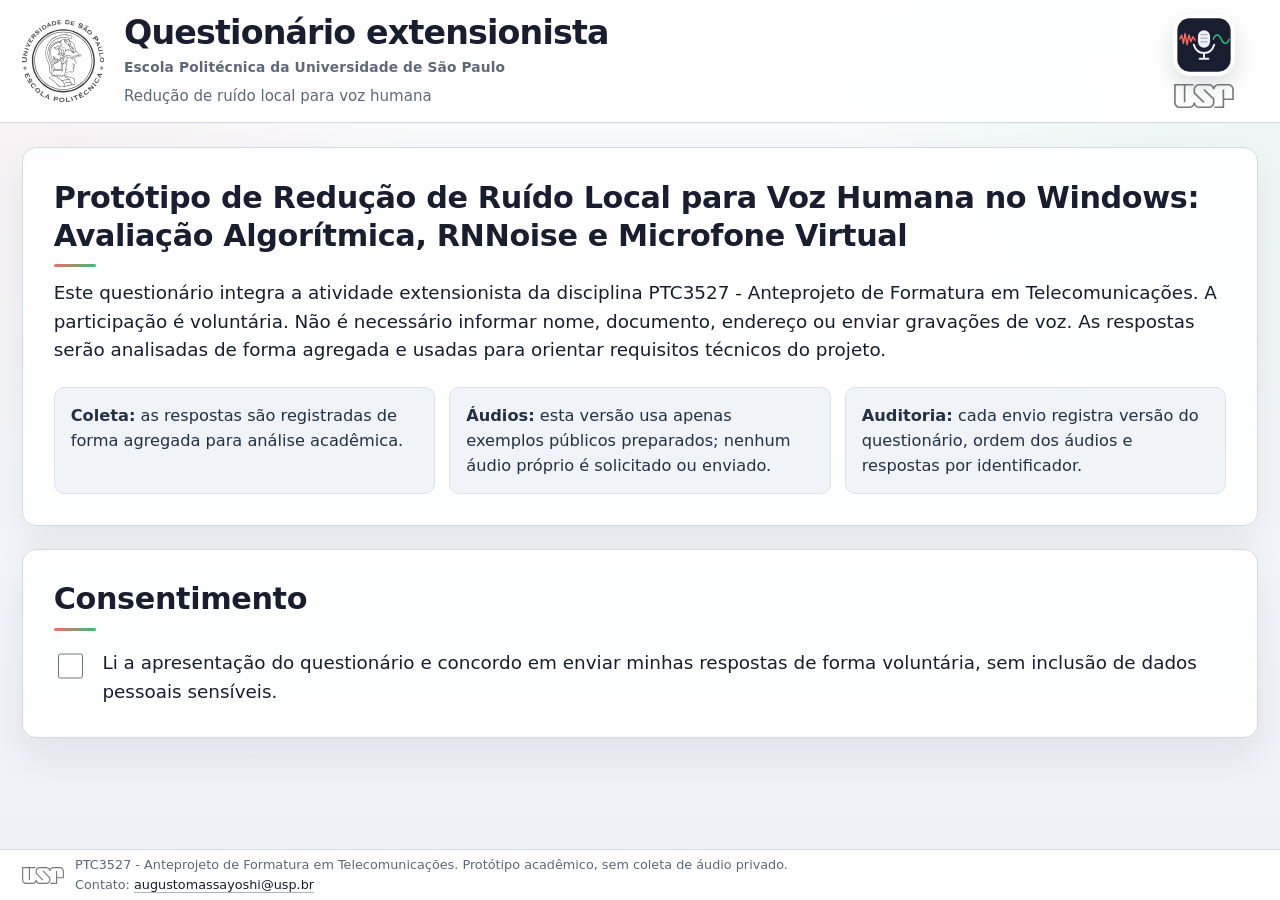
<file: docs/questionario/index.html>
<!doctype html>
<html lang="pt-BR">
  <head>
    <meta charset="utf-8" />
    <meta name="viewport" content="width=device-width, initial-scale=1" />
    <meta
      name="description"
      content="Questionário extensionista sobre redução de ruído local para voz humana."
    />
    <title>Questionário extensionista - Redução de ruído de voz</title>
    <link rel="icon" href="assets/img/ptc_virtual_mic.svg" />
    <link rel="stylesheet" href="styles.css" />
  </head>
  <body>
    <a class="skip-link" href="#questionnaire-form">Pular para o questionário</a>
    <header class="site-header">
      <div class="header-inner">
        <div class="institution-lockup" aria-label="Identificação institucional">
          <img class="institution-seal institution-seal--poli" src="assets/img/logopoli.svg" alt="Logo da Escola Politécnica da USP" />
          <div class="institution-text-group">
            <h1 id="page-title">Questionário extensionista</h1>
            <p class="eyebrow" id="institution"></p>
            <p class="subtitle" id="page-subtitle"></p>
          </div>
        </div>
        <div class="project-brand" aria-label="Identidade do projeto e da USP">
          <img
            class="project-logo"
            src="assets/img/ptc_virtual_mic.svg"
            alt="Ícone do projeto de microfone virtual"
          />
          <img class="project-usp-logo" src="assets/img/logousp.svg" alt="Logo da USP" />
        </div>
      </div>
    </header>

    <main class="page-shell">
      <section class="intro-panel" aria-labelledby="project-title">
        <h2 id="project-title"></h2>
        <p id="opening-text"></p>
        <div class="notice-grid" aria-label="Informações de privacidade e aplicação">
          <p>
            <strong>Coleta:</strong> as respostas são registradas de forma agregada para análise
            acadêmica.
          </p>
          <p>
            <strong>Áudios:</strong> esta versão usa apenas exemplos públicos preparados; nenhum
            áudio próprio é solicitado ou enviado.
          </p>
          <p>
            <strong>Auditoria:</strong> cada envio registra versão do questionário, ordem dos
            áudios e respostas por identificador.
          </p>
        </div>
      </section>

      <form id="questionnaire-form" novalidate>
        <section class="consent-panel" aria-labelledby="consent-title">
          <h2 id="consent-title">Consentimento</h2>
          <label class="check-row">
            <input id="consent" name="consent" type="checkbox" required />
            <span id="consent-label"></span>
          </label>
          <label class="hidden-field" aria-hidden="true">
            Não preencha este campo
            <input id="website" name="website" tabindex="-1" autocomplete="off" />
          </label>
        </section>

        <div id="form-root"></div>

        <section id="local-experiment" class="local-experiment" hidden></section>

        <section class="submit-panel" aria-labelledby="submit-title">
          <h2 id="submit-title">Envio</h2>
          <p>
            Revise suas respostas antes de enviar. A página não envia gravações ou arquivos de
            áudio.
          </p>
          <div id="validation-summary" class="validation-summary" tabindex="-1" hidden></div>
          <button class="primary-button" type="submit">Enviar respostas</button>
          <div id="submission-status" class="submission-status" role="status"></div>
        </section>
      </form>
    </main>

    <footer class="site-footer">
      <div class="footer-inner">
        <img class="footer-usp-logo" src="assets/img/logousp.svg" alt="Logo da USP" />
        <div>
          <p>
            PTC3527 - Anteprojeto de Formatura em Telecomunicações. Protótipo acadêmico,
            sem coleta de áudio privado.
          </p>
          <p class="footer-contact">Contato: <a href="mailto:augustomassayoshi@usp.br">augustomassayoshi@usp.br</a></p>
        </div>
      </div>
    </footer>

    <script src="questionario.config.js"></script>
    <script src="app.js"></script>
  </body>
</html>
</file>
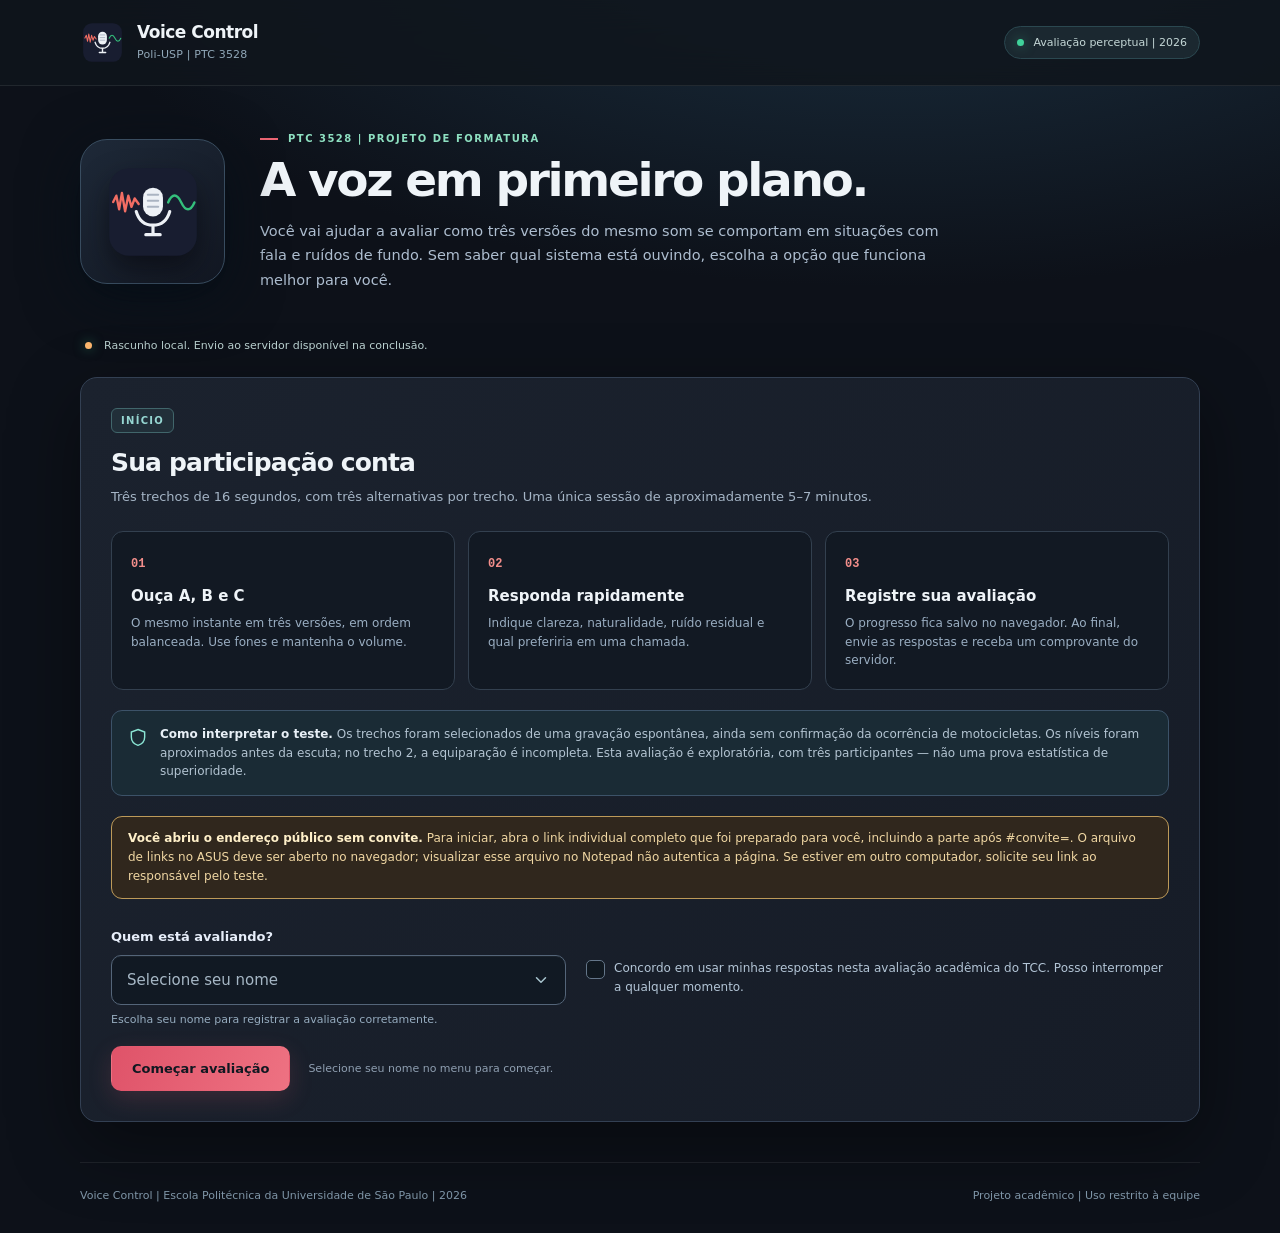
<file: docs/teste-perceptual/index.html>
<!doctype html>
<html lang="pt-BR">
<head>
  <meta charset="utf-8">
  <meta name="viewport" content="width=device-width, initial-scale=1">
  <meta name="color-scheme" content="dark">
  <meta name="referrer" content="no-referrer">
  <meta name="theme-color" content="#10141e">
  <meta name="description" content="Escuta comparativa cega de três sinais de áudio da pesquisa Voice Control | PTC 3528, Poli-USP.">
  <title>Escuta perceptual | Voice Control | PTC 3528</title>
  <link rel="icon" type="image/svg+xml" href="assets/voice-control.svg">
  <link rel="stylesheet" href="styles.css">
</head>
<body>
  <a class="skip-link" href="#conteudo">Ir para o conteúdo</a>
  <header class="topbar">
    <div class="shell header-flex">
      <div class="brand">
        <img src="assets/voice-control.svg" alt="Logotipo colorido do Voice Control" width="45" height="45">
        <div><strong>Voice Control</strong><span>Poli-USP | PTC 3528</span></div>
      </div>
      <span class="header-pill"><span class="on-dot"></span> Avaliação perceptual | 2026</span>
    </div>
  </header>
  <main id="conteudo" class="shell" tabindex="-1">
    <section class="hero" aria-labelledby="hero-title">
      <div class="hero-art" aria-hidden="true">
        <img src="assets/voice-control.svg" alt="" width="102" height="102">
      </div>
      <div><div class="eyebrow"><span class="eyebrow-line"></span> PTC 3528 | Projeto de Formatura</div>
      <h1 id="hero-title">A voz em primeiro plano.</h1>
      <p>Você vai ajudar a avaliar como três versões do mesmo som se comportam em situações com fala e ruídos de fundo. Sem saber qual sistema está ouvindo, escolha a opção que funciona melhor para você.</p>
      </div>
    </section>
    <div id="status" class="save-banner" role="status" aria-live="polite"><span class="status-dot"></span><span id="save-text">Preparando a avaliação…</span><span id="save-time"></span></div>
    <section id="welcome" class="surface screen" aria-labelledby="intro-head">
      <div class="section-head"><span class="step-badge">INÍCIO</span><h2 id="intro-head">Sua participação conta</h2><p>Três trechos de 16 segundos, com três alternativas por trecho. Uma única sessão de aproximadamente 5–7 minutos.</p></div>
      <div class="intro-grid">
        <div class="intro-step"><span>01</span><strong>Ouça A, B e C</strong><p>O mesmo instante em três versões, em ordem balanceada. Use fones e mantenha o volume.</p></div>
        <div class="intro-step"><span>02</span><strong>Responda rapidamente</strong><p>Indique clareza, naturalidade, ruído residual e qual preferiria em uma chamada.</p></div>
        <div class="intro-step"><span>03</span><strong>Registre sua avaliação</strong><p>O progresso fica salvo no navegador. Ao final, envie as respostas e receba um comprovante do servidor.</p></div>
      </div>
      <div class="notice"><svg viewBox="0 0 24 24" width="20" height="20" aria-hidden="true"><path d="M12 3L20 6V12C20 17 16.6 20.5 12 22C7.4 20.5 4 17 4 12V6L12 3Z" fill="none" stroke="currentColor" stroke-width="1.7"/></svg><p><strong>Como interpretar o teste.</strong> Os trechos foram selecionados de uma gravação espontânea, ainda sem confirmação da ocorrência de motocicletas. Os níveis foram aproximados antes da escuta; no trecho 2, a equiparação é incompleta. Esta avaliação é exploratória, com três participantes — não uma prova estatística de superioridade.</p></div>
      <div id="access-notice" class="access-notice" role="status" aria-live="polite" hidden></div>
      <div class="start-form">
        <div class="participant-field">
          <span id="participant-label" class="field-label">Quem está avaliando?</span>
          <div class="vc-select" id="participant-select">
            <input id="participant" type="hidden" value="">
            <button id="participant-trigger" type="button" class="vc-select-trigger" role="combobox"
              aria-haspopup="listbox" aria-expanded="false" aria-controls="participant-options"
              aria-labelledby="participant-label participant-selected" aria-describedby="participant-help">
              <span id="participant-selected" class="vc-select-placeholder">Selecione seu nome</span>
              <svg class="vc-chevron" width="18" height="18" viewBox="0 0 24 24" aria-hidden="true"><path d="m6 9 6 6 6-6" fill="none" stroke="currentColor" stroke-width="2" stroke-linecap="round" stroke-linejoin="round"/></svg>
            </button>
            <div id="participant-options" class="vc-select-options" role="listbox" aria-labelledby="participant-label" hidden>
              <button type="button" id="participant-option-augusto" role="option" data-value="augusto" aria-selected="false" tabindex="-1">Augusto <svg class="vc-option-check" aria-hidden="true" viewBox="0 0 24 24"><path d="M5 12.5 10 17l9-10" fill="none" stroke="currentColor" stroke-width="2.4" stroke-linecap="round" stroke-linejoin="round"/></svg></button>
              <button type="button" id="participant-option-gabriel" role="option" data-value="gabriel" aria-selected="false" tabindex="-1">Gabriel <svg class="vc-option-check" aria-hidden="true" viewBox="0 0 24 24"><path d="M5 12.5 10 17l9-10" fill="none" stroke="currentColor" stroke-width="2.4" stroke-linecap="round" stroke-linejoin="round"/></svg></button>
              <button type="button" id="participant-option-lucas" role="option" data-value="lucas" aria-selected="false" tabindex="-1">Lucas <svg class="vc-option-check" aria-hidden="true" viewBox="0 0 24 24"><path d="M5 12.5 10 17l9-10" fill="none" stroke="currentColor" stroke-width="2.4" stroke-linecap="round" stroke-linejoin="round"/></svg></button>
            </div>
          </div>
          <small id="participant-help" class="participant-help">Escolha seu nome para registrar a avaliação corretamente.</small>
        </div>
        <div class="consent-line"><label><input type="checkbox" id="consent"> <span>Concordo em usar minhas respostas nesta avaliação acadêmica do TCC. Posso interromper a qualquer momento.</span></label></div>
        <div class="start-actions"><button class="btn primary" id="begin">Começar avaliação</button><span class="hint" id="begin-help" role="status" aria-live="polite">Selecione seu nome e aceite o termo para começar.</span></div>
      </div>
    </section>
    <section id="test" class="screen" hidden aria-labelledby="test-title">
      <div class="progress-box"><div class="progress-top"><div class="eyebrow" id="progress-label"></div><span id="progress-ratio"></span></div><div class="progress-track"><span id="progress-bar"></span></div></div>
      <div class="surface listen-box">
        <div class="section-head compact"><span class="step-badge" id="scene-tag"></span><h2 id="test-title">Escute e compare</h2><p id="scene-description"></p></div>
        <div class="triple" id="audio-cards" aria-label="Três versões do mesmo trecho"></div>
        <div class="listening-tip" id="scene-tip"></div>
      </div>
      <div class="surface question-box" id="questions-box">
        <div class="section-head compact"><span class="step-badge">RESPOSTA</span><h2>O que você percebeu?</h2><p>Escolha A, B ou C em cada critério. Empate e “não avaliável” são respostas válidas.</p></div>
        <div id="questions"></div>
        <div class="field-grid">
          <fieldset class="context-group" id="audible-speech"><legend>Havia fala compreensível?</legend><div class="choice-inline" data-field="speech"><button data-value="sim" type="button">Sim</button><button data-value="parcial" type="button">Parcialmente</button><button data-value="nao" type="button">Não</button></div></fieldset>
          <fieldset class="context-group" id="audible-noise"><legend>Havia ruído perceptível durante a fala?</legend><div class="choice-inline" data-field="overlap"><button data-value="sim" type="button">Sim</button><button data-value="nao" type="button">Não</button><button data-value="incerto" type="button">Não sei</button></div></fieldset>
        </div>
        <fieldset class="context-group motorcycle-context"><legend>Você identificou som de motocicleta?</legend><div class="choice-inline" data-field="motorcycle"><button data-value="sim" type="button">Sim</button><button data-value="nao" type="button">Não</button><button data-value="incerto" type="button">Não sei</button></div></fieldset>
        <div class="note-row"><label for="remark">O que mais chamou sua atenção? <span>(opcional)</span></label><textarea id="remark" rows="2" maxlength="320" placeholder="Ex.: a voz ficou metálica em B; o ruído desaparece nas pausas, mas volta durante a fala…"></textarea></div>
        <div class="navigation"><button class="btn ghost" id="back">Voltar</button><button class="btn primary" id="next" disabled>Próximo trecho</button></div>
        <p class="inline-validation" id="validation" role="alert"></p>
      </div>
    </section>
    <section id="finish" class="surface screen" hidden aria-labelledby="finish-title">
      <div class="finish-badge" aria-hidden="true"><svg viewBox="0 0 24 24" width="28" height="28"><path d="M5 12.5 10 17l9-10" fill="none" stroke="currentColor" stroke-width="1.9" stroke-linecap="round" stroke-linejoin="round"/></svg></div>
      <span class="step-badge" id="finish-stage">AVALIAÇÃO CONCLUÍDA</span><h2 id="finish-title">Obrigado pela contribuição!</h2>
      <p id="finish-description">Suas escolhas serão utilizadas apenas na análise exploratória do Voice Control. A identidade dos métodos será preservada até o fechamento da coleta.</p>
      <div class="final-info" id="final-info"></div>
      <div class="receipt" id="receipt" role="status" aria-live="polite" tabindex="-1"></div>
      <div class="finish-actions">
        <button id="send" class="btn primary" type="button">Enviar e confirmar gravação</button>
        <button id="export" class="btn secondary" type="button">Baixar cópia JSON</button>
        <button id="copy" class="btn ghost" type="button">Copiar respostas</button>
      </div>
      <p id="secondary-feedback" class="secondary-feedback" role="status" aria-live="polite"></p>
      <p class="privacy-footer">Caso o serviço remoto esteja indisponível, o arquivo JSON exportado preserva suas respostas. Não envie o áudio a terceiros nem publique os trechos. Você pode voltar e ajustar respostas antes do envio.</p>
      <button class="link-button" id="review" type="button">Revisar respostas</button>
    </section>
  </main>
  <footer class="shell footer"><span>Voice Control | Escola Politécnica da Universidade de São Paulo | 2026</span><span>Projeto acadêmico | Uso restrito à equipe</span></footer>
  <script src="config.js"></script>
  <script src="app.js" defer></script>
</body></html>
</file>
<file: docs/questionario/styles.css>
:root {
  color-scheme: light;
  --background: #edf1f6;
  --background-warm: #fbfcfe;
  --surface: #ffffff;
  --surface-subtle: #f4f6f9;
  --surface-tint: #f0f3f8;
  --surface-strong: #e9edf4;
  --text: #181d30;
  --muted: #5f6878;
  --border: #d3dae5;
  --border-strong: #aab4c2;
  --primary: #181d30;
  --primary-dark: #111625;
  --primary-soft: #edf1f6;
  --accent-warm: #f26d63;
  --accent-green: #34c07c;
  --focus: #2563eb;
  --danger: #a32020;
  --success: #17633a;
  --shadow: 0 16px 42px rgba(24, 29, 48, 0.08);
  --shadow-soft: 0 6px 18px rgba(24, 29, 48, 0.07);
  --radius: 14px;
  --radius-sm: 10px;
  --max-width: 1640px;
  --wizard-content-width: 1460px;
  --questionnaire-frame-width: calc(var(--wizard-content-width) + 44px);
  --wizard-slide-duration: 340ms;
  --wizard-slide-easing: cubic-bezier(0.22, 0.61, 0.36, 1);
  /* Escala mestra do modo questionario: governada pela ALTURA (sem scroll),
     com teto por largura. Reproduz o efeito de "zoom" do navegador por padrao. */
  --ui-scale: clamp(1.05rem, min(2.4vh, 1.4vw), 1.55rem);
  /* Gap constante entre o bloco da pergunta e a navegacao, em todas as etapas. */
  --wizard-gap: 0.85rem;
}

* {
  box-sizing: border-box;
}

html {
  scroll-behavior: smooth;
}

body {
  /* App-shell fixo à viewport em TODAS as telas: cabeçalho e rodapé são linhas
     do grid (fora de qualquer área de rolagem), então a largura deles nunca
     depende da barra de rolagem — fica idêntica no consentimento e nas perguntas.
     O miolo (main) rola internamente quando precisa. */
  display: grid;
  grid-template-rows: auto 1fr auto;
  min-width: 0;
  height: 100vh;
  height: 100dvh;
  margin: 0;
  overflow: hidden;
  background:
    radial-gradient(circle at top left, rgba(242, 109, 99, 0.075), transparent 28rem),
    radial-gradient(circle at top right, rgba(52, 192, 124, 0.075), transparent 30rem),
    linear-gradient(180deg, var(--background-warm) 0%, var(--background) 100%);
  color: var(--text);
  font-family: system-ui, -apple-system, BlinkMacSystemFont, "Segoe UI", Arial, sans-serif;
  font-size: 17px;
  line-height: 1.55;
}

body.questionnaire-active {
  font-size: var(--ui-scale);
}

/* Tela inicial (apresentacao + consentimento): abre com escala ampliada,
   proxima ao efeito de "zoom", sem depender do zoom do navegador.
   Como esta tela pode rolar, a escala aqui e generosa. */
body:not(.questionnaire-active) {
  font-size: clamp(18px, 1.2vw, 22px);
}

body:not(.questionnaire-active) .intro-panel,
body:not(.questionnaire-active) .consent-panel {
  padding: clamp(26px, 2.4vw, 40px);
  margin-bottom: clamp(22px, 1.8vw, 30px);
}

body:not(.questionnaire-active) .intro-panel h2,
body:not(.questionnaire-active) .consent-panel h2 {
  font-size: 1.68em;
}

body:not(.questionnaire-active) .intro-panel p,
body:not(.questionnaire-active) .consent-panel .check-row {
  font-size: 1.02em;
}

body:not(.questionnaire-active) .notice-grid {
  gap: 14px;
  margin-top: 22px;
}

body:not(.questionnaire-active) .notice-grid p {
  padding: 15px 16px;
  font-size: 0.9em;
}

body:not(.questionnaire-active) .check-row {
  gap: 16px;
  margin-top: 18px;
}

body:not(.questionnaire-active) .check-row input {
  inline-size: 1.4em;
  block-size: 1.4em;
  margin-top: 0.2em;
}

button,
input,
textarea {
  max-width: 100%;
  font: inherit;
}

img,
audio {
  max-width: 100%;
}

.skip-link {
  position: absolute;
  left: 16px;
  top: 12px;
  z-index: 10;
  transform: translateY(-160%);
  padding: 8px 12px;
  border-radius: var(--radius-sm);
  background: var(--primary-dark);
  color: #fff;
  text-decoration: none;
  transition: transform 160ms ease;
}

.skip-link:focus {
  transform: translateY(0);
}

.site-header {
  flex: 0 0 auto;
  background: rgba(255, 255, 255, 0.94);
  border-bottom: 1px solid var(--border);
  box-shadow: 0 1px 0 rgba(24, 29, 48, 0.03);
}

.header-inner {
  display: grid;
  grid-template-columns: minmax(0, 1fr) 108px;
  gap: 22px;
  align-items: center;
  max-width: var(--questionnaire-frame-width);
  margin: 0 auto;
  padding: 14px 22px;
}

.project-brand {
  display: grid;
  justify-items: center;
  gap: 8px;
}

.project-logo {
  width: 62px;
  height: 62px;
  object-fit: contain;
  border-radius: 18px;
  box-shadow: 0 10px 22px rgba(24, 29, 48, 0.14);
}

.project-usp-logo {
  width: auto;
  height: 24px;
  object-fit: contain;
  filter: grayscale(1);
  opacity: 0.58;
}

.institution-lockup {
  display: grid;
  grid-template-columns: 86px minmax(0, 1fr);
  gap: 16px;
  align-items: center;
  min-width: 0;
}

.institution-text-group {
  min-width: 0;
}

.institution-seal {
  display: block;
  width: auto;
  object-fit: contain;
  filter: grayscale(1);
  opacity: 0.76;
}

.institution-seal--usp {
  height: 24px;
  opacity: 0.58;
}

.institution-seal--poli {
  height: 82px;
  opacity: 0.88;
}

.eyebrow {
  margin: 6px 0 0;
  color: var(--muted);
  font-size: 0.86rem;
  font-weight: 600;
  letter-spacing: 0.01em;
  text-transform: none;
}

h1,
h2,
h3,
p {
  overflow-wrap: anywhere;
}

h1 {
  margin: 0;
  font-size: clamp(1.62rem, 2.6vw, 2.08rem);
  line-height: 1.12;
  letter-spacing: -0.025em;
}

.subtitle {
  margin: 6px 0 0;
  color: var(--muted);
  font-size: 0.94rem;
}

.page-shell {
  /* Linha 1fr do app-shell: rola internamente (consentimento); nas perguntas o
     modo ativo troca para overflow: hidden. Cabeçalho/rodapé ficam fora daqui.
     A largura do shell é a mesma moldura do wizard ativo: 22px de respiro de
     cada lado e conteúdo central de 1460px, para intro/consentimento e cards
     de perguntas começarem e terminarem nas mesmas colunas. */
  min-height: 0;
  overflow-y: auto;
  overflow-x: hidden;
  width: 100%;
  max-width: var(--questionnaire-frame-width);
  margin: 0 auto;
  padding: 24px 22px 40px;
}

.intro-panel,
.consent-panel,
.submit-panel,
.local-experiment,
.block-section {
  background: rgba(255, 255, 255, 0.96);
  border: 1px solid var(--border);
  border-radius: var(--radius);
  box-shadow: var(--shadow);
}

.intro-panel,
.consent-panel,
.submit-panel,
.local-experiment {
  padding: 28px;
  margin-bottom: 24px;
}

.intro-panel h2,
.consent-panel h2,
.submit-panel h2,
.local-experiment h2,
.block-heading h2 {
  margin: 0;
  font-size: 1.48rem;
  line-height: 1.25;
  letter-spacing: -0.012em;
}

.intro-panel h2::after,
.consent-panel h2::after,
.submit-panel h2::after,
.local-experiment h2::after {
  content: "";
  display: block;
  width: 42px;
  height: 3px;
  margin-top: 10px;
  border-radius: 999px;
  background: linear-gradient(90deg, var(--accent-warm), var(--accent-green));
}

.intro-panel p,
.submit-panel p,
.local-experiment p {
  margin: 12px 0 0;
}

.notice-grid {
  display: grid;
  grid-template-columns: repeat(3, minmax(0, 1fr));
  gap: 12px;
  margin-top: 18px;
}

.notice-grid p {
  margin: 0;
  padding: 13px 14px;
  background: var(--surface-tint);
  border: 1px solid #dbe2ec;
  border-radius: var(--radius-sm);
  color: #243044;
  font-size: 0.93rem;
}

.check-row {
  display: grid;
  grid-template-columns: auto minmax(0, 1fr);
  gap: 12px;
  align-items: start;
  margin-top: 12px;
}

.check-row input {
  margin-top: 0.35em;
  accent-color: var(--accent-green);
}

.hidden-field {
  position: absolute;
  left: -9999px;
  width: 1px;
  height: 1px;
  overflow: hidden;
  font-size: 0;
}

.block-section {
  padding: 18px;
  margin-bottom: 22px;
}

.block-heading {
  display: grid;
  gap: 8px;
  margin-bottom: 14px;
  padding: 2px 2px 10px;
  border-bottom: 1px solid var(--border);
}

.block-kicker {
  width: fit-content;
  padding: 4px 10px;
  border-radius: 999px;
  background: var(--primary-soft);
  color: var(--text);
  font-size: 0.78rem;
  font-weight: 700;
  letter-spacing: 0.035em;
  text-transform: uppercase;
}

.wizard-shell {
  display: grid;
  gap: 16px;
  max-width: var(--wizard-content-width);
  margin: 0 auto 22px;
}

.wizard-shell[hidden] {
  display: none !important;
}

.wizard-viewport {
  min-width: 0;
}

.wizard-step[hidden] {
  display: none !important;
}

.wizard-step {
  min-height: min(620px, calc(100vh - 190px));
  display: grid;
  align-content: center;
  min-width: 0;
}

.wizard-step-context {
  display: grid;
  gap: 8px;
  margin-bottom: 12px;
  padding: 0 2px 12px;
  border-bottom: 1px solid var(--border);
}

.wizard-step-context h2 {
  margin: 0;
  font-size: 1.28rem;
  line-height: 1.25;
  letter-spacing: -0.012em;
}

.wizard-step-context p {
  margin: 0;
  color: var(--muted);
}

.wizard-question-count {
  width: fit-content;
  color: var(--muted);
  font-size: 0.91rem;
  font-weight: 650;
}

.wizard-nav {
  position: sticky;
  bottom: 14px;
  z-index: 4;
  display: grid;
  grid-template-columns: minmax(0, 1fr) auto minmax(0, 1fr);
  gap: 12px;
  align-items: center;
  padding: 12px;
  border: 1px solid var(--border);
  border-radius: var(--radius);
  background: rgba(255, 255, 255, 0.95);
  box-shadow: var(--shadow-soft);
  backdrop-filter: blur(10px);
}

.wizard-progress {
  grid-column: 1 / -1;
  height: 6px;
  overflow: hidden;
  border-radius: 999px;
  background: var(--surface-strong);
}

.wizard-progress-bar {
  display: block;
  width: 0;
  height: 100%;
  border-radius: inherit;
  background: linear-gradient(90deg, var(--accent-warm), var(--accent-green));
  transition: width 220ms ease;
}

.wizard-position {
  color: var(--muted);
  font-size: 0.92rem;
  font-weight: 650;
  text-align: center;
  white-space: nowrap;
}

.wizard-button {
  display: inline-flex;
  align-items: center;
  justify-content: center;
  gap: 9px;
  min-height: 48px;
  border-radius: var(--radius-sm);
  border: 1px solid var(--border-strong);
  padding: 10px 18px;
  cursor: pointer;
  font-weight: 750;
  transition: background-color 160ms ease, border-color 160ms ease, box-shadow 160ms ease, color 160ms ease;
}

.wizard-button-icon {
  flex: 0 0 auto;
  transition: transform 160ms ease;
}

.wizard-button-label {
  line-height: 1;
}

.wizard-button--secondary {
  justify-self: start;
  background: var(--surface);
  color: var(--text);
}

.wizard-button--primary {
  justify-self: end;
  background: #6f7480;
  color: #fff;
  border-color: #6f7480;
}

.wizard-button--primary.is-ready {
  background: var(--primary);
  border-color: var(--primary);
  box-shadow: 0 8px 18px rgba(24, 29, 48, 0.16);
}

.wizard-button:hover:not(:disabled) {
  border-color: var(--primary);
  box-shadow: 0 6px 16px rgba(24, 29, 48, 0.12);
}

.wizard-button--primary:hover:not(:disabled) .wizard-button-icon {
  transform: translateX(2px);
}

.wizard-button--secondary:hover:not(:disabled) .wizard-button-icon {
  transform: translateX(-2px);
}

.wizard-button:active:not(:disabled) {
  box-shadow: 0 2px 8px rgba(24, 29, 48, 0.10);
}

.wizard-button:focus-visible {
  outline: 3px solid var(--focus);
  outline-offset: 3px;
}

.wizard-button:disabled {
  cursor: not-allowed;
  opacity: 0.55;
  transform: none;
  box-shadow: none;
}

.wizard-button--submit.is-ready {
  background: var(--success);
  border-color: var(--success);
}

.wizard-feedback {
  max-width: var(--wizard-content-width);
  margin: -4px auto 18px;
  padding: 12px 14px;
  border: 1px solid var(--border);
  border-radius: var(--radius-sm);
  background: rgba(255, 255, 255, 0.96);
  box-shadow: var(--shadow-soft);
}

.question-card,
.audio-panel {
  min-width: 0;
  margin: 16px 0;
  border: 1px solid var(--border);
  border-radius: var(--radius);
  overflow: hidden;
  background: var(--surface);
  box-shadow: var(--shadow-soft);
}

.question-card {
  min-inline-size: 0;
  padding: 0;
}

.question-card legend,
.audio-panel h3 {
  display: block;
  width: 100%;
  margin: 0;
  padding: 14px 18px;
  background: linear-gradient(180deg, #fbfcfe 0%, var(--surface-strong) 100%);
  border-bottom: 1px solid var(--border);
  color: var(--text);
  font-weight: 750;
  font-size: 1.14rem;
  line-height: 1.35;
}

.question-card legend {
  float: left;
  border-top-left-radius: var(--radius);
  border-top-right-radius: var(--radius);
}

.question-card legend + .question-body {
  clear: both;
}

.question-body,
.audio-body {
  padding: 18px;
}

.help-text {
  margin: 0 0 14px;
  color: var(--muted);
  font-size: 0.95rem;
  font-style: italic;
}

.choice-limit-feedback {
  margin: 12px 0 0;
  color: var(--muted);
  font-size: 0.9rem;
  line-height: 1.35;
}

.choice-limit-feedback.is-warning {
  color: #8a4b12;
}

.option-grid {
  display: grid;
  grid-template-columns: repeat(2, minmax(0, 1fr));
  gap: 10px 14px;
}

.option-row {
  display: grid;
  grid-template-columns: auto minmax(0, 1fr);
  gap: 12px;
  align-items: start;
  min-height: 48px;
  padding: 11px 13px;
  border: 1px solid transparent;
  border-radius: var(--radius-sm);
  background: var(--surface-subtle);
  cursor: pointer;
  transition: background-color 160ms ease, border-color 160ms ease, box-shadow 160ms ease, transform 160ms ease;
}

.option-row:hover {
  border-color: #c7d0dd;
  background: #f8fafc;
}

.option-row.is-disabled {
  opacity: 0.58;
  cursor: not-allowed;
}

.option-row.is-disabled:hover {
  border-color: transparent;
  background: var(--surface-subtle);
}

.option-row:has(input:checked),
.other-row.is-active {
  border-color: #cbd3df;
  background: #f9fafc;
  box-shadow: inset 0 0 0 1px rgba(24, 29, 48, 0.08);
}

.option-row:has(input:focus-visible) {
  outline: 3px solid var(--focus);
  outline-offset: 2px;
}

.option-row input[type="checkbox"],
.option-row input[type="radio"],
.scale-option input[type="radio"] {
  inline-size: 1.16rem;
  block-size: 1.16rem;
  margin-top: 0.23em;
  accent-color: var(--accent-green);
}

.other-row {
  grid-column: 1 / -1;
  grid-template-columns: auto auto minmax(220px, 1fr);
  align-items: center;
  gap: 10px;
  padding: 11px;
}

.other-label {
  font-weight: 650;
}

.text-input,
.textarea-input,
.other-row input[type="text"] {
  width: 100%;
  border: 1px solid var(--border-strong);
  border-radius: var(--radius-sm);
  padding: 11px 13px;
  background: var(--surface);
  color: var(--text);
}

.text-input:disabled,
.other-row input[type="text"]:disabled {
  background: #edf1f6;
  color: #7a8494;
  cursor: not-allowed;
}

.textarea-input {
  display: block;
  width: 100%;
  min-height: 132px;
  resize: vertical;
}

.scale-row {
  display: grid;
  grid-template-columns: minmax(120px, 1fr) auto minmax(120px, 1fr);
  gap: 16px;
  align-items: center;
}

.scale-options {
  display: flex;
  flex-wrap: wrap;
  justify-content: center;
  gap: 9px 12px;
}

.scale-option {
  display: inline-grid;
  grid-template-columns: auto auto;
  gap: 5px;
  align-items: center;
  min-height: 38px;
  padding: 7px 10px;
  border: 1px solid var(--border);
  border-radius: 12px;
  background: var(--surface-subtle);
  cursor: pointer;
  transition: background-color 160ms ease, border-color 160ms ease, box-shadow 160ms ease, transform 160ms ease;
}

.scale-option:hover {
  border-color: #c7d0dd;
  background: #f8fafc;
}

.scale-option:has(input:checked) {
  border-color: #cbd3df;
  background: var(--primary-soft);
  color: var(--text);
  font-weight: 700;
  box-shadow: inset 0 0 0 1px rgba(24, 29, 48, 0.08);
}

.scale-option:has(input:focus-visible) {
  outline: 3px solid var(--focus);
  outline-offset: 2px;
}

.scale-label-right {
  text-align: right;
}

.audio-list {
  display: grid;
  grid-template-columns: repeat(4, minmax(0, 1fr));
  gap: 14px;
  align-items: start;
}

.audio-list .audio-card {
  grid-column: span 2;
}

.audio-list .audio-card[data-audio-id="noisy_reference"] {
  grid-column: 2 / span 2;
}

.audio-card {
  padding: 14px;
  background: var(--surface-subtle);
  border: 1px solid var(--border);
  border-radius: var(--radius-sm);
}

.audio-card h4 {
  margin: 0 0 8px;
  font-size: 1rem;
}

.audio-card audio:not(.audio-native) {
  display: block;
  width: 100%;
  margin-top: 10px;
}

.audio-card .audio-native {
  display: none;
}

.audio-player {
  display: grid;
  grid-template-columns: auto minmax(0, 1fr) auto;
  gap: 12px;
  align-items: center;
  min-width: 0;
  min-height: 54px;
  margin-top: 10px;
  padding: 8px 12px;
  border: 1px solid var(--border);
  border-radius: 999px;
  background: rgba(255, 255, 255, 0.78);
}

.audio-play-button {
  display: inline-grid;
  place-items: center;
  inline-size: 40px;
  block-size: 40px;
  border: 1px solid var(--primary);
  border-radius: 50%;
  background: var(--primary);
  color: #fff;
  cursor: pointer;
  font-weight: 800;
  line-height: 1;
}

.audio-play-button:hover {
  background: var(--primary-dark);
  border-color: var(--primary-dark);
}

.audio-play-icon {
  display: grid;
  place-items: center;
  inline-size: 60%;
  block-size: 60%;
}

.audio-play-icon svg {
  display: block;
  inline-size: 100%;
  block-size: 100%;
}

.audio-progress-range {
  width: 100%;
  min-width: 0;
  accent-color: var(--accent-green);
  cursor: pointer;
}

.audio-progress-range:disabled {
  cursor: wait;
  opacity: 0.68;
}

.audio-time {
  color: var(--muted);
  font-size: 0.88rem;
  font-variant-numeric: tabular-nums;
  white-space: nowrap;
}

.audio-placeholder {
  margin: 10px 0 0;
  padding: 10px 11px;
  border: 1px dashed var(--border-strong);
  border-radius: var(--radius-sm);
  color: var(--muted);
  background: #fbfcfe;
  font-size: 0.92rem;
}

.audio-meta {
  margin: 0;
  color: var(--muted);
  font-size: 0.9rem;
}

.visually-hidden {
  position: absolute;
  inline-size: 1px;
  block-size: 1px;
  overflow: hidden;
  clip: rect(0 0 0 0);
  clip-path: inset(50%);
  white-space: nowrap;
}

.local-controls {
  display: grid;
  grid-template-columns: minmax(0, 1fr) auto;
  gap: 14px;
  align-items: stretch;
  margin: 18px 0;
}

.local-control-card {
  display: flex;
  min-width: 0;
  flex-wrap: wrap;
  gap: 10px;
  align-items: center;
  padding: 12px;
  border: 1px solid var(--border);
  border-radius: var(--radius-sm);
  background: var(--surface-subtle);
}

.local-control-card--action {
  justify-content: flex-end;
  background: transparent;
  border-color: transparent;
  padding-right: 0;
}

.file-upload-button {
  min-height: 44px;
  border-radius: var(--radius-sm);
  border: 1px solid var(--border-strong);
  padding: 9px 16px;
  background: var(--surface);
  color: var(--text);
  cursor: pointer;
  font-weight: 750;
  transition: background-color 160ms ease, border-color 160ms ease, box-shadow 160ms ease, transform 160ms ease;
}

.file-name {
  min-width: 0;
  color: var(--muted);
  font-size: 0.92rem;
  overflow-wrap: anywhere;
}

#local-audio-file:focus-visible + .file-upload-button {
  outline: 3px solid var(--focus);
  outline-offset: 2px;
}

.secondary-button,
.primary-button {
  min-height: 44px;
  border-radius: var(--radius-sm);
  border: 1px solid var(--border-strong);
  padding: 9px 16px;
  cursor: pointer;
  font-weight: 700;
  transition: background-color 160ms ease, border-color 160ms ease, box-shadow 160ms ease, transform 160ms ease;
}

.primary-button {
  background: var(--primary);
  color: #fff;
  border-color: var(--primary);
  box-shadow: 0 8px 18px rgba(24, 29, 48, 0.18);
}

.secondary-button {
  background: var(--surface);
  color: var(--text);
}

.primary-button:hover,
.secondary-button:hover,
.file-upload-button:hover {
  transform: translateY(-2px);
  box-shadow: 0 12px 24px rgba(24, 29, 48, 0.14);
}

.primary-button:active,
.secondary-button:active,
.file-upload-button:active {
  transform: translateY(0) scale(0.99);
  box-shadow: 0 6px 14px rgba(24, 29, 48, 0.10);
}

.primary-button:disabled,
.secondary-button:disabled {
  cursor: not-allowed;
  opacity: 0.62;
  transform: none;
  box-shadow: none;
}

#record-button {
  min-width: 210px;
}

.submit-panel .primary-button {
  display: block;
  width: fit-content;
  margin: 18px 0 0 auto;
  padding-inline: 22px;
}

.status-line {
  color: var(--muted);
  font-size: 0.92rem;
}

.validation-summary {
  margin: 14px 0;
  padding: 13px 14px;
  border: 1px solid var(--danger);
  border-radius: var(--radius-sm);
  color: var(--danger);
  background: #fff5f5;
}

.validation-summary ul {
  margin: 8px 0 0;
  padding-left: 20px;
}

.validation-summary a {
  color: inherit;
}

.submission-status {
  display: inline-flex;
  align-items: center;
  gap: 10px;
  min-height: 1.5em;
  color: var(--muted);
}

.submission-status.pending::before {
  width: 0.95em;
  height: 0.95em;
  border: 2px solid #cbd3df;
  border-top-color: var(--primary);
  border-radius: 50%;
  content: "";
  animation: submission-spin 800ms linear infinite;
}

.submission-status.success {
  color: var(--success);
  font-weight: 700;
}

.submission-status.success::before {
  flex: 0 0 auto;
  width: 1.65em;
  height: 1.65em;
  border-radius: 50%;
  background:
    var(--success)
    url("data:image/svg+xml,%3Csvg xmlns='http://www.w3.org/2000/svg' viewBox='0 0 24 24' fill='none' stroke='white' stroke-width='3' stroke-linecap='round' stroke-linejoin='round'%3E%3Cpath d='M20 6 9 17l-5-5'/%3E%3C/svg%3E")
    center / 62% 62% no-repeat;
  content: "";
  box-shadow: 0 6px 14px rgba(23, 99, 58, 0.22);
  animation: submission-confirm 360ms ease-out both;
}

.submission-status.error {
  color: var(--danger);
  font-weight: 700;
}

.submission-status--success-card {
  display: block;
  width: 100%;
  color: var(--text);
  font-weight: 400;
}

.submission-status--success-card::before {
  content: none;
}

.submission-success-card {
  display: grid;
  gap: 16px;
  width: 100%;
  text-align: left;
}

.submission-success-header {
  display: grid;
  grid-template-columns: auto minmax(0, 1fr);
  gap: 14px;
  align-items: start;
}

.submission-success-icon {
  width: 2.3em;
  height: 2.3em;
  border-radius: 50%;
  background:
    var(--success)
    url("data:image/svg+xml,%3Csvg xmlns='http://www.w3.org/2000/svg' viewBox='0 0 24 24' fill='none' stroke='white' stroke-width='3' stroke-linecap='round' stroke-linejoin='round'%3E%3Cpath d='M20 6 9 17l-5-5'/%3E%3C/svg%3E")
    center / 62% 62% no-repeat;
  box-shadow: 0 8px 18px rgba(23, 99, 58, 0.22);
}

.submission-success-heading strong {
  display: block;
  color: var(--success);
  font-size: 1.18rem;
  line-height: 1.25;
}

.submission-success-heading p {
  margin: 6px 0 0;
  color: var(--muted);
  font-weight: 500;
}

.submission-share-actions {
  display: flex;
  flex-wrap: wrap;
  gap: 10px;
}

.share-action-button {
  display: inline-flex;
  align-items: center;
  justify-content: center;
  min-height: 42px;
  text-align: center;
  text-decoration: none;
}

.submission-share-link {
  margin: 0;
  padding: 10px 12px;
  border: 1px solid var(--border);
  border-radius: var(--radius-sm);
  background: var(--surface-subtle);
  color: var(--muted);
  font-size: 0.88rem;
  overflow-wrap: anywhere;
}

.submission-share-feedback {
  min-height: 1.25em;
  margin: -6px 0 0;
  color: var(--success);
  font-size: 0.9rem;
  font-weight: 650;
}

@keyframes submission-spin {
  to {
    transform: rotate(360deg);
  }
}

@keyframes submission-confirm {
  0% {
    opacity: 0;
    transform: scale(0.6);
  }

  70% {
    transform: scale(1.08);
  }

  100% {
    opacity: 1;
    transform: scale(1);
  }
}

/* Slide "filmstrip" estilo galeria: card que sai e card que entra se movem em
   sincronia, encostados, ocupando toda a largura da viewport. Sem escala/opacidade
   para leitura horizontal forte (o overflow: hidden do viewport recorta as bordas). */
@keyframes wizard-step-enter-forward {
  from {
    transform: translateX(100%);
  }

  to {
    transform: translateX(0);
  }
}

@keyframes wizard-step-exit-forward {
  from {
    transform: translateX(0);
  }

  to {
    transform: translateX(-100%);
  }
}

@keyframes wizard-step-enter-backward {
  from {
    transform: translateX(-100%);
  }

  to {
    transform: translateX(0);
  }
}

@keyframes wizard-step-exit-backward {
  from {
    transform: translateX(0);
  }

  to {
    transform: translateX(100%);
  }
}

/* Fade usado no celular e sob prefers-reduced-motion (movimento suave). */
@keyframes wizard-step-fade-in {
  from {
    opacity: 0;
  }

  to {
    opacity: 1;
  }
}

@keyframes wizard-step-fade-out {
  from {
    opacity: 1;
  }

  to {
    opacity: 0;
  }
}

@keyframes feedback-overlay-fade {
  from {
    opacity: 0;
  }

  to {
    opacity: 1;
  }
}

@keyframes feedback-card-pop {
  from {
    opacity: 0;
    transform: translateY(14px) scale(0.98);
  }

  to {
    opacity: 1;
    transform: translateY(0) scale(1);
  }
}

.site-footer {
  flex: 0 0 auto;
  margin-top: auto;
  border-top: 1px solid var(--border);
  background: rgba(255, 255, 255, 0.92);
  color: var(--muted);
}

.footer-inner {
  display: grid;
  grid-template-columns: 42px minmax(0, 1fr);
  gap: 11px;
  align-items: center;
  max-width: var(--questionnaire-frame-width);
  margin: 0 auto;
  padding: 7px 22px;
}

.footer-usp-logo {
  width: auto;
  height: 30px;
  object-fit: contain;
  filter: grayscale(1);
  opacity: 0.58;
}

.site-footer p {
  margin: 0;
  font-size: 0.8rem;
  line-height: 1.25;
}

.footer-contact {
  margin-top: 4px !important;
}

.footer-contact a {
  color: var(--text);
  text-decoration-color: var(--border-strong);
  text-underline-offset: 3px;
}

.footer-contact a:hover {
  text-decoration-color: var(--text);
}

.questionnaire-active .header-inner {
  grid-template-columns: minmax(0, 1fr) 108px;
  gap: 22px;
  max-width: var(--questionnaire-frame-width);
  padding: 14px 22px;
}

.questionnaire-active .institution-lockup {
  grid-template-columns: 86px minmax(0, 1fr);
  gap: 16px;
}

.questionnaire-active .institution-seal--poli {
  height: 82px;
}

.questionnaire-active .project-brand {
  gap: 8px;
}

.questionnaire-active .project-logo {
  width: 62px;
  height: 62px;
  border-radius: 18px;
  box-shadow: 0 10px 22px rgba(24, 29, 48, 0.14);
}

.questionnaire-active .project-usp-logo {
  height: 24px;
}

.questionnaire-active h1 {
  font-size: clamp(1.62rem, 2.6vw, 2.08rem);
}

.questionnaire-active .eyebrow {
  margin-top: 6px;
  font-size: 0.86rem;
}

.questionnaire-active .subtitle {
  margin-top: 6px;
  font-size: 0.94rem;
}

.questionnaire-active .page-shell {
  display: flex;
  flex-direction: column;
  min-height: 0;
  overflow: hidden;
  padding: 10px 22px 8px;
}

.questionnaire-active .intro-panel,
.questionnaire-active .consent-panel {
  display: none;
}

.questionnaire-active #questionnaire-form,
.questionnaire-active #form-root {
  display: flex;
  flex-direction: column;
  flex: 1 1 auto;
  min-height: 0;
}

.questionnaire-active .wizard-shell {
  display: flex;
  flex-direction: column;
  flex: 1 1 auto;
  gap: var(--wizard-gap);
  width: min(100%, var(--wizard-content-width));
  min-height: 0;
  margin: 0 auto;
}

.questionnaire-active .wizard-viewport {
  display: grid;
  align-content: center;
  position: relative;
  flex: 1 1 auto;
  min-height: 0;
  overflow: hidden;
}

.questionnaire-active .wizard-step {
  min-height: 0;
  overflow: visible;
  align-content: start;
}

.questionnaire-active .wizard-step.is-entering,
.questionnaire-active .wizard-step.is-exiting {
  /* Promove cada card a uma camada de composição própria: o slide vira um
     transform puro na GPU (sem repaint por frame), eliminando o travamento. */
  will-change: transform;
  backface-visibility: hidden;
}

.questionnaire-active .wizard-step.is-entering {
  animation: wizard-step-enter-forward var(--wizard-slide-duration) var(--wizard-slide-easing) both;
}

.questionnaire-active .wizard-step.is-exiting {
  position: absolute;
  inset: 0;
  z-index: 2;
  width: 100%;
  /* Alinha verticalmente com o card que entra (centralizado pelo viewport)
     para que o filmstrip deslize na mesma altura. */
  align-content: center;
  pointer-events: none;
  /* Mesma duração e easing do enter -> os dois cards deslizam encostados. */
  animation: wizard-step-exit-forward var(--wizard-slide-duration) var(--wizard-slide-easing) both;
}

.questionnaire-active .wizard-viewport[data-direction="backward"] .wizard-step.is-entering {
  animation-name: wizard-step-enter-backward;
}

.questionnaire-active .wizard-viewport[data-direction="backward"] .wizard-step.is-exiting {
  animation-name: wizard-step-exit-backward;
}

.questionnaire-active .wizard-step-context {
  gap: 0.2em;
  margin-bottom: 0.45em;
  padding-bottom: 0.45em;
}

.questionnaire-active .block-kicker {
  padding: 0.28em 0.7em;
  font-size: 0.72em;
}

.questionnaire-active .wizard-step-context h2 {
  font-size: 1.18em;
}

.questionnaire-active .wizard-step-context p {
  font-size: 0.92em;
}

.questionnaire-active .wizard-question-count {
  font-size: 0.85em;
}

.questionnaire-active .question-card,
.questionnaire-active .audio-panel {
  margin: 0.4em 0;
}

.questionnaire-active .question-card legend,
.questionnaire-active .audio-panel h3 {
  padding: 0.55em 0.85em;
  font-size: 1.14em;
}

.questionnaire-active .question-body,
.questionnaire-active .audio-body {
  padding: 0.7em 0.85em;
}

.questionnaire-active .help-text {
  margin-bottom: 0.55em;
  font-size: 0.9em;
}

.questionnaire-active .choice-limit-feedback {
  margin-top: 0.55em;
  font-size: 0.82em;
}

.questionnaire-active .option-grid {
  grid-template-columns: repeat(auto-fit, minmax(15rem, 1fr));
  align-items: stretch; /* cards da mesma linha com altura igual */
  gap: 0.5em 0.75em;
}

.questionnaire-active .question-card[data-question-type="radio"] .option-grid,
.questionnaire-active .question-card[data-question-type="audio-choice"] .option-grid {
  grid-template-columns: repeat(auto-fit, minmax(18rem, 1fr));
}

.questionnaire-active .option-row {
  align-items: center; /* conteudo centralizado em cards de altura uniforme */
  /* min-height em em maior compensa a fonte reduzida e mantem alvo de toque acessivel */
  min-height: 2.6em;
  padding: 0.45em 0.7em;
  /* Alternativas ocupam menos espaco que o corpo/enunciado da pergunta. */
  font-size: 0.86em;
  line-height: 1.28;
}

.questionnaire-active .option-row input[type="checkbox"],
.questionnaire-active .option-row input[type="radio"],
.questionnaire-active .scale-option input[type="radio"] {
  inline-size: 1.2em;
  block-size: 1.2em;
  margin-top: 0;
}

/* Marcador da escala 1-5 mais compacto e coeso entre desktop e mobile:
   círculo menor para não empurrar o número para a direita. */
.questionnaire-active .scale-option input[type="radio"] {
  inline-size: 0.95em;
  block-size: 0.95em;
}

/* A linha "Outro" ocupa a largura toda e nao entra na altura uniforme das opcoes. */
.questionnaire-active .other-row {
  grid-column: 1 / -1;
  grid-row: auto;
}

.questionnaire-active .other-row {
  padding: 0.5em 0.75em;
}

.questionnaire-active .text-input,
.questionnaire-active .textarea-input,
.questionnaire-active .other-row input[type="text"] {
  padding: 0.6em 0.8em;
}

.questionnaire-active .textarea-input {
  min-height: 4.6em;
}

.questionnaire-active .scale-row {
  gap: 0.65em;
}

.questionnaire-active .scale-options {
  gap: 0.5em 0.6em;
}

.questionnaire-active .scale-option {
  min-height: 2.4em;
  padding: 0.45em 0.7em;
}

.questionnaire-active .audio-list {
  grid-template-columns: repeat(auto-fit, minmax(16rem, 1fr));
  gap: 0.38em;
}

.questionnaire-active .audio-list .audio-card,
.questionnaire-active .audio-list .audio-card[data-audio-id="noisy_reference"] {
  grid-column: auto;
}

.questionnaire-active .audio-card {
  display: grid;
  grid-template-columns: minmax(5.4em, 0.7fr) minmax(0, 1.4fr);
  gap: 0.38em;
  align-items: center;
  padding: 0.34em 0.44em;
}

.questionnaire-active .audio-card h4 {
  margin: 0;
  font-size: 0.86em;
  line-height: 1.18;
}

.questionnaire-active .audio-player {
  min-height: 2em;
  margin-top: 0;
  padding: 0.14em 0.34em;
  gap: 0.36em;
}

.questionnaire-active .audio-play-button {
  inline-size: 1.32em;
  block-size: 1.32em;
}

.questionnaire-active .audio-time {
  font-size: 0.72em;
}

/* A etapa de audio (P5) e a mais alta: cabecalho/ajuda mais compactos
   para as alternativas caberem sem corte, mantendo o enunciado grande. */
.questionnaire-active .audio-panel h3 {
  padding: 0.26em 0.75em;
  font-size: 0.96em;
}

.questionnaire-active .audio-body {
  padding: 0.34em 0.65em;
}

.questionnaire-active .audio-body .help-text {
  margin-bottom: 0.28em;
  font-size: 0.8em;
  line-height: 1.28;
}

.questionnaire-active .audio-meta {
  display: none;
}

.questionnaire-active .audio-meta,
.questionnaire-active .audio-placeholder {
  font-size: 0.82em;
}

.questionnaire-active .audio-placeholder {
  margin-top: 0.4em;
  padding: 0.5em 0.6em;
}

.questionnaire-active .wizard-nav {
  position: static;
  flex: 0 0 auto;
  gap: 8px;
  padding: 0.5em 0.85em;
  border-radius: 12px;
}

.wizard-feedback--overlay {
  position: fixed;
  inset: 0;
  z-index: 20;
  display: grid;
  place-items: center;
  max-width: none;
  margin: 0;
  padding: 24px;
  border: 0;
  border-radius: 0;
  background: rgba(237, 241, 246, 0.68);
  box-shadow: none;
  backdrop-filter: blur(4px);
  animation: feedback-overlay-fade 180ms ease-out both;
}

.wizard-feedback--overlay .submission-status {
  justify-content: center;
  width: min(520px, 100%);
  min-height: 112px;
  padding: 24px 28px;
  border: 1px solid rgba(23, 99, 58, 0.28);
  border-radius: var(--radius);
  background: rgba(255, 255, 255, 0.98);
  box-shadow: 0 22px 52px rgba(24, 29, 48, 0.18);
  color: var(--success);
  font-size: 1rem;
  line-height: 1.42;
  text-align: center;
  animation: feedback-card-pop 260ms cubic-bezier(0.2, 0, 0, 1) both;
}

.questionnaire-active .wizard-progress {
  height: 5px;
}

.questionnaire-active .wizard-button {
  min-height: 2.6em;
  padding: 0.5em 1.1em;
}

.questionnaire-active .wizard-position {
  font-size: 0.95em;
}

.questionnaire-active .footer-inner {
  grid-template-columns: 42px minmax(0, 1fr);
  gap: 11px;
  max-width: var(--questionnaire-frame-width);
  padding: 7px 22px;
}

.questionnaire-active .footer-usp-logo {
  height: 30px;
}

.questionnaire-active .site-footer p {
  font-size: 0.8rem;
  line-height: 1.25;
}

.questionnaire-active .footer-contact {
  margin-top: 4px !important;
}

:focus-visible {
  outline: 3px solid var(--focus);
  outline-offset: 2px;
}

@media (prefers-reduced-motion: reduce) {
  *,
  *::before,
  *::after {
    scroll-behavior: auto !important;
    transition-duration: 0.01ms !important;
    animation-duration: 0.01ms !important;
    animation-iteration-count: 1 !important;
  }
}

@media (max-width: 760px) {
  .header-inner {
    grid-template-columns: minmax(0, 1fr) 76px;
    gap: 14px;
    padding: 20px 16px;
  }

  .project-logo {
    width: 58px;
    height: 58px;
    border-radius: 15px;
  }

  .project-usp-logo {
    height: 22px;
  }

  .institution-lockup {
    grid-template-columns: 66px minmax(0, 1fr);
    gap: 10px;
  }

  .institution-seal--usp {
    height: 20px;
  }

  .institution-seal--poli {
    height: 62px;
  }

  h1 {
    font-size: 1.62rem;
  }

  .page-shell {
    padding: 18px 12px 34px;
  }

  .intro-panel,
  .consent-panel,
  .submit-panel,
  .local-experiment,
  .block-section {
    padding: 16px;
  }

  .wizard-shell {
    gap: 12px;
    margin-bottom: 18px;
  }

  .wizard-step {
    min-height: auto;
    align-content: start;
  }

  .wizard-nav {
    grid-template-columns: minmax(0, 1fr) minmax(0, 1fr);
    grid-template-areas:
      "progress progress"
      "position position"
      "prev next";
    gap: 8px;
    bottom: 8px;
    padding: 10px;
  }

  .wizard-progress {
    grid-area: progress;
  }

  .wizard-position {
    grid-area: position;
  }

  .wizard-button--secondary {
    grid-area: prev;
    justify-self: stretch;
  }

  .wizard-button--primary {
    grid-area: next;
    justify-self: stretch;
  }

  .wizard-button {
    width: 100%;
    padding-inline: 10px;
  }

  .notice-grid,
  .option-grid,
  .audio-list {
    grid-template-columns: 1fr;
  }

  .audio-list .audio-card,
  .audio-list .audio-card[data-audio-id="noisy_reference"] {
    grid-column: 1;
  }

  .question-body,
  .audio-body {
    padding: 14px;
  }

  .questionnaire-active .audio-body {
    padding: 8px 12px;
  }

  .questionnaire-active .audio-card {
    grid-template-columns: minmax(4.3em, 0.58fr) minmax(0, 1.42fr);
    gap: 0.32em;
    padding: 0.3em 0.42em;
  }

  .questionnaire-active .audio-panel h3 {
    padding: 0.28em 0.7em;
    font-size: 0.82em;
    line-height: 1.16;
  }

  .questionnaire-active .audio-body .help-text {
    margin-bottom: 0.22em;
    font-size: 0.68em;
    line-height: 1.2;
  }

  .questionnaire-active .audio-card h4 {
    font-size: 0.68em;
  }

  .questionnaire-active .audio-player {
    min-height: 1.6em;
    padding: 0.1em 0.28em;
    gap: 0.28em;
  }

  .questionnaire-active .audio-play-button {
    inline-size: 1.08em;
    block-size: 1.08em;
  }

  .questionnaire-active .audio-time {
    font-size: 0.6em;
  }

  .question-card legend,
  .audio-panel h3 {
    padding: 12px 13px;
  }

  .local-controls {
    grid-template-columns: 1fr;
  }

  .local-control-card,
  .local-control-card--action {
    padding: 12px;
    justify-content: stretch;
  }

  .file-upload-button,
  #record-button,
  .submit-panel .primary-button {
    width: 100%;
    text-align: center;
  }

  .other-row {
    grid-template-columns: auto minmax(0, 1fr);
  }

  .other-row input[type="text"] {
    grid-column: 1 / -1;
  }

  .scale-row {
    grid-template-columns: minmax(0, 1fr) minmax(0, 1fr);
    grid-template-areas:
      "left right"
      "options options";
    gap: 10px 12px;
  }

  .scale-label-left {
    grid-area: left;
    align-self: end;
  }

  .scale-label-right {
    grid-area: right;
    align-self: end;
    text-align: right;
  }

  .scale-options {
    grid-area: options;
    display: grid;
    grid-template-columns: repeat(5, minmax(42px, 1fr));
    justify-content: stretch;
    gap: 8px;
  }

  .scale-option {
    justify-content: center;
    min-height: 48px;
    padding: 10px 8px;
  }

  .scale-option input[type="radio"] {
    margin-top: 0;
  }

  .primary-button {
    width: 100%;
  }

  /* No celular a página rola normalmente; o app-shell fixo é só para desktop. */
  body {
    display: flex;
    flex-direction: column;
    height: auto;
    min-height: 100dvh;
    overflow-x: hidden;
    overflow-y: auto;
  }

  body.questionnaire-active {
    /* No celular a restricao passa a ser a LARGURA: escala por vw. */
    font-size: clamp(1.13rem, 4.6vw, 1.35rem);
  }

  .page-shell {
    min-height: auto;
    overflow: visible;
  }

  .questionnaire-active .page-shell,
  .questionnaire-active #questionnaire-form,
  .questionnaire-active #form-root {
    display: block;
    flex: 0 1 auto;
    min-height: 0;
    overflow: visible;
  }

  .questionnaire-active .header-inner {
    grid-template-columns: minmax(0, 1fr) 76px;
    gap: 14px;
    padding: 20px 16px;
  }

  .questionnaire-active .institution-lockup {
    grid-template-columns: 66px minmax(0, 1fr);
    gap: 10px;
  }

  .questionnaire-active .institution-seal--poli {
    height: 62px;
  }

  .questionnaire-active .project-logo {
    width: 58px;
    height: 58px;
    border-radius: 15px;
  }

  .questionnaire-active .project-usp-logo {
    height: 22px;
  }

  .questionnaire-active h1 {
    font-size: 1.62rem;
  }

  .questionnaire-active .eyebrow {
    font-size: 0.72rem;
  }

  .questionnaire-active .subtitle {
    font-size: 0.86rem;
  }

  .questionnaire-active .page-shell {
    padding: 10px 10px 8px;
  }

  .questionnaire-active .wizard-shell {
    --wizard-slide-duration: 260ms;
    gap: 12px;
    min-height: 0;
    margin-bottom: 10px;
  }

  .questionnaire-active .wizard-viewport {
    overflow-x: hidden;
    overflow-y: visible;
  }

  .questionnaire-active .wizard-step {
    overflow: visible;
  }

  .questionnaire-active .wizard-step.is-exiting {
    align-content: start;
  }

  /* No celular mantemos o slide direcional, mas aliviamos pintura durante o
     movimento para evitar engasgos em hardware/browser mais fraco. */
  .questionnaire-active .wizard-step.is-entering .question-card,
  .questionnaire-active .wizard-step.is-exiting .question-card,
  .questionnaire-active .wizard-step.is-entering .audio-panel,
  .questionnaire-active .wizard-step.is-exiting .audio-panel {
    box-shadow: none;
  }

  .questionnaire-active .wizard-step-context h2 {
    font-size: 1rem;
  }

  .questionnaire-active .wizard-nav {
    position: sticky;
    bottom: 6px;
    padding: 8px;
  }

  .questionnaire-active .audio-player {
    grid-template-columns: auto minmax(0, 1fr) auto;
    min-height: 42px;
    padding: 4px 7px;
  }

  .questionnaire-active .audio-play-button {
    inline-size: 30px;
    block-size: 30px;
  }

  .questionnaire-active .audio-time {
    font-size: 0.7em;
  }

  .questionnaire-active .footer-inner {
    grid-template-columns: 46px minmax(0, 1fr);
    gap: 12px;
    padding: 10px 22px;
  }

  .questionnaire-active .footer-usp-logo {
    height: 34px;
  }

  .questionnaire-active .site-footer p {
    font-size: 0.84rem;
  }

  /* --- Header no mobile: título e subtítulo à esquerda em largura cheia;
     selo da Poli emparelhado (centralizado) com o texto da Escola Politécnica. --- */
  .institution-lockup,
  .questionnaire-active .institution-lockup {
    grid-template-columns: auto minmax(0, 1fr);
    grid-template-areas:
      "title    title"
      "seal     inst"
      "subtitle subtitle";
    align-items: center;
    column-gap: 12px;
    row-gap: 4px;
  }

  .institution-text-group {
    display: contents;
  }

  #page-title {
    grid-area: title;
    align-self: end;
  }

  .institution-lockup .institution-seal--poli {
    grid-area: seal;
    align-self: center;
  }

  #institution {
    grid-area: inst;
    align-self: center;
    margin-top: 0;
  }

  #page-subtitle {
    grid-area: subtitle;
    margin-top: 2px;
  }
}

@media (max-width: 430px) {
  .header-inner {
    grid-template-columns: minmax(0, 1fr) 64px;
    gap: 10px;
  }

  .project-brand {
    justify-items: end;
    gap: 6px;
  }

  .project-logo {
    width: 50px;
    height: 50px;
    border-radius: 14px;
  }

  .project-usp-logo {
    height: 18px;
  }

  .institution-lockup {
    grid-template-columns: 46px minmax(0, 1fr);
    gap: 9px;
  }

  .institution-seal--poli {
    height: 44px;
  }

  .eyebrow {
    font-size: 0.72rem;
  }

  .footer-inner {
    grid-template-columns: 42px minmax(0, 1fr);
    gap: 10px;
    padding: 16px 14px;
  }

  .footer-usp-logo {
    height: 34px;
  }

  .questionnaire-active .header-inner {
    grid-template-columns: minmax(0, 1fr) 64px;
    gap: 10px;
  }

  .questionnaire-active .project-brand {
    justify-items: end;
    gap: 6px;
  }

  .questionnaire-active .project-logo {
    width: 50px;
    height: 50px;
    border-radius: 14px;
  }

  .questionnaire-active .project-usp-logo {
    height: 18px;
  }

  .questionnaire-active .institution-lockup {
    grid-template-columns: 46px minmax(0, 1fr);
    gap: 9px;
  }

  .questionnaire-active .institution-seal--poli {
    height: 44px;
  }

  .questionnaire-active .footer-inner {
    grid-template-columns: 42px minmax(0, 1fr);
    gap: 10px;
    padding: 16px 14px;
  }

  .questionnaire-active .footer-usp-logo {
    height: 34px;
  }

  .questionnaire-active .page-shell,
  .page-shell {
    padding-inline: 10px;
  }

  .intro-panel,
  .consent-panel,
  .submit-panel,
  .local-experiment,
  .block-section {
    padding: 14px;
    border-radius: 12px;
  }

  .question-card,
  .audio-panel {
    border-radius: 12px;
  }

  .option-row {
    padding: 9px;
  }
}

/* Sob movimento reduzido, a transição vira um fade curto e suave em vez de
   troca seca (opacidade não desencadeia desconforto como o deslize). O
   !important vence o zeramento global de animation-duration acima, e por vir
   por último também vence o fade do celular. */
@media (prefers-reduced-motion: reduce) {
  .questionnaire-active .wizard-step.is-entering {
    animation: wizard-step-fade-in 160ms ease both !important;
  }

  .questionnaire-active .wizard-step.is-exiting {
    animation: wizard-step-fade-out 140ms ease both !important;
  }
}
</file>
<file: docs/teste-perceptual/styles.css>
:root{--bg:#0d1119;--surface:#181e29;--surface2:#1e2634;--surface3:#121923;--border:#334053;--muted:#9aaabd;--ink:#eff4f8;--coral:#ec6674;--coral2:#f38e8b;--green:#40d29a;--blue:#75abff;--focus:#f2a9ac;--r:17px;--shadow:0 24px 70px #0006}
*{box-sizing:border-box}
html{scroll-behavior:smooth;scrollbar-color:#495469 #0c1119}
html::-webkit-scrollbar{width:11px}html::-webkit-scrollbar-track{background:#111924}html::-webkit-scrollbar-thumb{background:linear-gradient(#52627a,#31455b);border:2px solid #111924;border-radius:8px}html::-webkit-scrollbar-thumb:hover{background:#658291}
body{margin:0;min-height:100vh;background:radial-gradient(ellipse 88% 39% at 70% -6%,#1b3041 0%,transparent 75%),var(--bg);color:var(--ink);font:15px/1.55 "Segoe UI",Inter,system-ui,-apple-system,sans-serif;-webkit-font-smoothing:antialiased}
button,input,textarea,select{font:inherit}
button{cursor:pointer}
button:disabled{opacity:.45;cursor:not-allowed}
button:focus-visible,select:focus-visible,input:focus-visible,textarea:focus-visible{outline:2px solid var(--focus);outline-offset:3px}
[hidden]{display:none!important}
.shell{width:min(1120px,calc(100% - 48px));margin:auto}
.skip-link{position:absolute;z-index:90;top:-100px;left:15px;background:#fff;color:#12131e;padding:12px}.skip-link:focus{top:10px}
.topbar{background:#10151ddb;border-bottom:1px solid #ffffff14;backdrop-filter:blur(18px)}
.header-flex{height:85px;display:flex;justify-content:space-between;align-items:center;gap:14px}
.brand{display:flex;align-items:center;gap:12px}
.brand img{border-radius:11px}
.brand strong{font-size:17px;letter-spacing:-.5px;line-height:1.2;display:block}
.brand span{font-size:11px;color:#91a8b8;display:block;margin-top:3px;letter-spacing:.015em}
.header-pill{font-size:11px;color:#c5d8d7;background:#1b2830;border:1px solid #2b4850;border-radius:30px;padding:7px 12px;white-space:nowrap}
.on-dot,.status-dot{display:inline-block;width:7px;height:7px;background:var(--green);border-radius:50%;margin-right:6px;box-shadow:0 0 12px #40d29a80}
.hero{min-height:230px;padding:45px 0 36px;display:flex;gap:35px;align-items:center}
.hero-art{width:145px;height:145px;flex:0 0 145px;position:relative;display:grid;place-items:center;border-radius:27px;background:linear-gradient(140deg,#1e2938,#121722);border:1px solid #394d60;box-shadow:0 13px 55px #071019}
.hero-art img{filter:drop-shadow(0 13px 14px #05060b8a)}
.eyebrow{color:#8ee0c1;font-size:10px;font-weight:700;letter-spacing:.15em;text-transform:uppercase}
.eyebrow-line{display:inline-block;width:18px;height:2px;background:var(--coral);vertical-align:middle;margin-right:5px}
h1{margin:6px 0 13px;font-size:clamp(30px,5vw,47px);font-weight:760;letter-spacing:-.05em;line-height:1.13}
.hero p{color:#aebed0;max-width:710px;margin:0;font-size:14.5px;line-height:1.7}
.surface{border:1px solid var(--border);background:linear-gradient(130deg,#1b222e,#161c27);border-radius:var(--r);box-shadow:var(--shadow)}
.save-banner{display:flex;align-items:center;gap:6px;font-size:11px;color:#bad1d0;min-height:34px;margin-bottom:14px;padding:0 5px}
#save-time{color:var(--muted);margin-left:auto}
.screen{margin-bottom:40px}
#welcome{padding:30px}
.section-head{margin-bottom:24px}.section-head.compact{margin-bottom:18px}
.step-badge{display:inline-block;font-size:10px;font-weight:800;letter-spacing:.13em;color:#96d7d2;background:#29404770;border:1px solid #41666b;border-radius:6px;padding:4px 9px}
.section-head h2{font-size:25px;font-weight:760;letter-spacing:-.035em;margin:11px 0 4px}
.section-head p{color:#a5b5c6;margin:0;font-size:13px}
.intro-grid{display:grid;grid-template-columns:repeat(3,minmax(0,1fr));gap:13px}
.intro-step{padding:19px;background:var(--surface3);border:1px solid #33404f;border-radius:12px}
.intro-step>span{display:inline-block;color:var(--coral2);font:700 12px ui-monospace,Consolas,monospace;margin-bottom:14px}
.intro-step strong{display:block;font-size:15px}.intro-step p{color:#9aaec2;font-size:12px;line-height:1.55;margin:6px 0 0}
.notice{display:flex;align-items:flex-start;gap:12px;margin-top:20px;padding:14px 16px;border:1px solid #3c5268;background:#1a2b35;border-radius:11px}
.notice svg{flex-shrink:0;color:#8be5d4;margin-top:2px}.notice p{margin:0;font-size:12px;color:#b3c4d2}
.notice strong{color:#e7eff6}
.start-form{margin-top:28px;display:flex;flex-wrap:wrap;gap:12px 20px;align-items:flex-end}
.start-form>div:first-child{flex:1 1 300px;max-width:455px}
label{font-size:13px;font-weight:600;color:#e7eefa;display:block;margin-bottom:8px}
textarea{background:#101720;color:#eff3ff;border:1px solid #4a5a69;border-radius:9px;padding:12px 13px;width:100%;outline:none}
.consent-line{flex:1 1 420px;align-self:center}.consent-line label{font-weight:400;font-size:12px;color:#b3c5d6;display:flex;gap:9px;align-items:flex-start;cursor:pointer;margin:0}
input[type=checkbox]{appearance:none;position:relative;width:19px;height:19px;flex-shrink:0;border:1px solid #647689;background:#101820;border-radius:5px;cursor:pointer;margin:1px 0 0;transition:background .15s,border .15s}
input[type=checkbox]:checked{background:var(--green);border-color:var(--green)}
input[type=checkbox]:checked:after{content:"";position:absolute;left:5px;top:2px;width:5px;height:9px;border:solid #101b21;border-width:0 2px 2px 0;transform:rotate(45deg)}
.field-label{display:block;font-size:13px;font-weight:650;color:#e7eefa;margin-bottom:8px}
.participant-field{position:relative}
.participant-help{display:block;margin-top:7px;font-size:11px;color:#96acbf;line-height:1.45}
.vc-select{position:relative;isolation:isolate}
.vc-select-trigger{width:100%;min-height:50px;display:flex;align-items:center;justify-content:space-between;text-align:left;gap:12px;padding:11px 15px;border:1px solid #546579;border-radius:10px;background:#111923;color:#edf5fc;cursor:pointer;font-weight:550;box-shadow:inset 0 1px 0 #ffffff0b;transition:border-color .16s,box-shadow .16s}
.vc-select-trigger:hover{border-color:#80a2ae;background:#162230}
.vc-select-trigger[aria-expanded=true]{border-color:#62d4ac;box-shadow:0 0 0 3px #40d29a21}
.vc-select-placeholder{color:#a6b7c5;font-weight:400}
.vc-chevron{color:#a9c5cf;flex-shrink:0;transition:transform .16s}
.vc-select-trigger[aria-expanded=true] .vc-chevron{transform:rotate(180deg)}
.vc-select-options{position:absolute;z-index:30;top:calc(100% + 7px);left:0;right:0;padding:5px;background:#1b2632;border:1px solid #4f6375;border-radius:11px;box-shadow:0 16px 42px #03060ad9;max-height:218px;overflow:auto;scrollbar-color:#6c8391 #1b2632}
.vc-select-options::-webkit-scrollbar{width:8px}.vc-select-options::-webkit-scrollbar-thumb{background:#5a7181;border-radius:8px}
.vc-select-options button{width:100%;min-height:43px;display:flex;align-items:center;justify-content:space-between;text-align:left;padding:10px 13px;background:transparent;border:0;border-radius:7px;color:#e0e9f2;font-size:13px}
.vc-select-options button:hover,.vc-select-options button.is-active{background:#2a3a49}
.vc-select-options button[aria-selected=true]{background:#263f3f;color:#d9fff0}
.vc-option-check{opacity:0;color:#4bdaa3;width:17px;height:17px;flex-shrink:0}
.vc-select-options button[aria-selected=true] .vc-option-check{opacity:1}
.access-notice{margin-top:20px;border:1px solid #bd9a59;background:#30271d;color:#f0d7a3;border-radius:11px;padding:12px 16px;font-size:12px;line-height:1.6}
.access-notice strong{color:#fff0c9}
.start-actions .hint{max-width:560px;line-height:1.5}
.start-actions .hint.error{color:#f8afb0}

.start-actions{width:100%;display:flex;align-items:center;gap:18px;flex-wrap:wrap;margin-top:6px}
.btn{display:inline-flex;justify-content:center;align-items:center;gap:16px;min-height:45px;padding:10px 20px;border-radius:10px;border:1px solid transparent;font-size:13px;font-weight:730;transition:transform .15s,filter .2s,background .2s}
.btn:not(:disabled):hover{transform:translateY(-1px);filter:brightness(1.05)}
.btn.primary{background:linear-gradient(110deg,#df5369,#ee7282);color:#101821;box-shadow:0 8px 25px #eb657629}
.btn.secondary{background:#2b3748;color:#e9f3ff;border-color:#526074}
.btn.ghost{background:#212a38;color:#cfdbe8;border-color:#344559}
.hint{font-size:11px;color:#8f9fb1}
.progress-box{margin:2px 0 20px}
.progress-top{display:flex;justify-content:space-between;gap:10px;margin-bottom:10px}
#progress-ratio{color:#9eb2c4;font:600 11px ui-monospace,Consolas,monospace}
.progress-track{height:5px;overflow:hidden;border-radius:5px;background:#2e3645}
#progress-bar{height:100%;width:0%;display:block;background:linear-gradient(90deg,var(--coral),var(--green));transition:width .25s}
.listen-box,.question-box{padding:27px 29px;margin-bottom:16px}
.triple{display:grid;grid-template-columns:repeat(3,minmax(0,1fr));gap:13px}
.audio-card{background:linear-gradient(160deg,#141c27,#101722);border:1px solid #3d4d60;border-radius:12px;padding:18px 15px;transition:border-color .15s}
.audio-card.playing{border-color:var(--green);box-shadow:0 0 0 1px #35c68a44}
.audio-top{display:flex;align-items:center;justify-content:space-between;gap:8px;margin-bottom:15px}
.audio-label{font-size:24px;font-weight:800;letter-spacing:-.06em}
.audio-chip{font-size:10px;color:#93adbf;border:1px solid #3f5166;border-radius:18px;padding:4px 9px}
.play-row{display:flex;align-items:center;gap:9px}
.play{display:inline-grid;place-items:center;border:none;width:43px;height:43px;flex:0 0 43px;border-radius:50%;color:#101821;background:var(--green);transition:transform .15s,background .15s}
.play:hover{transform:scale(1.05)}
.play svg{width:18px;height:18px}
.seek-box{flex:1;min-width:0}
.timeline{appearance:none;display:block;width:100%;height:7px;border-radius:8px;background:linear-gradient(90deg,var(--coral) var(--fill,0%),#3c4556 var(--fill,0%));cursor:pointer;outline:none}
.timeline::-webkit-slider-thumb{appearance:none;width:14px;height:14px;background:#f7f9ff;border:2px solid var(--coral);border-radius:50%;box-shadow:0 0 0 3px #15212c}
.timeline::-moz-range-thumb{width:12px;height:12px;background:#fff;border:2px solid var(--coral);border-radius:50%}
.time{font:500 10px ui-monospace,Consolas,monospace;color:#8598ac;margin-top:7px;display:flex;justify-content:space-between}
.audio-error{font-size:11px;color:#f2a9a9;min-height:10px;margin:6px 0 0}
.listening-tip{font-size:12px;color:#b6c5d6;margin-top:18px;padding:11px 14px;background:#202c3a;border-left:3px solid #63c8a5;border-radius:7px}
.question-box{margin-bottom:40px}
.rubric{border:1px solid #364253;background:#151d28;border-radius:11px;margin-bottom:11px;padding:15px}
.rubric-row{display:flex;justify-content:space-between;gap:15px;align-items:flex-start}
.rubric-title{color:#eaf0f9;font-size:14px;font-weight:650;margin:0}
.rubric-caption{color:#95a8b8;font-size:11px;margin:4px 0 0}
.choice-grid{display:flex;flex-wrap:wrap;gap:6px;justify-content:flex-end}
.choice-grid button,.choice-inline button{border:1px solid #4a5b6e;background:#202a37;border-radius:8px;color:#d1ddea;min-width:39px;height:36px;padding:5px 10px;font-weight:650;font-size:12px;transition:border-color .15s,background .15s}
.choice-grid button[aria-pressed=true],.choice-inline button[aria-pressed=true]{background:#314a49;border-color:var(--green);box-shadow:inset 0 0 0 1px #48cc9570;color:#d3ffe9}
.choice-grid button:hover,.choice-inline button:hover{border-color:#95b5bd}
.field-grid{display:grid;grid-template-columns:repeat(2,minmax(0,1fr));gap:11px;margin-top:16px}
.context-group{margin:0;border:1px solid #364253;background:#141c26;padding:12px;border-radius:11px;min-width:0}
.context-group legend{font-size:12px;font-weight:670;padding:0 4px}
.choice-inline{display:flex;flex-wrap:wrap;gap:7px}
.note-row{margin:19px 0 13px}
.note-row label{margin-bottom:8px}.note-row label span{color:#90a5b9;font-weight:400}
textarea{resize:vertical;min-height:75px;font-size:13px}
.navigation{display:flex;justify-content:space-between;gap:10px;margin-top:15px}
.inline-validation{min-height:20px;color:#ffabb5;font-size:12px;margin-bottom:0}
#finish{padding:42px 32px;text-align:center}
.finish-badge{font-size:23px;margin:0 auto 21px;background:#1a463c;color:#8ce7bb;border:1px solid #316751;border-radius:50%;width:55px;height:55px;display:grid;place-items:center}
#finish h2{font-size:30px;letter-spacing:-.03em;margin:15px 0 8px}
#finish>p{max-width:670px;margin:0 auto 22px;color:#9fb5c6;font-size:13px}
.final-info{border:1px solid #3c4d5d;border-radius:12px;background:#131d27;text-align:left;padding:17px 19px;margin:22px auto;max-width:800px}
.final-info p{font-size:13px;line-height:1.7;margin:0}
.finish-actions{display:flex;justify-content:center;gap:10px;flex-wrap:wrap}
.receipt{color:#aacadb;margin:19px auto 20px;font-size:12px;line-height:1.6;max-width:800px}
.receipt.is-success{display:flex;align-items:flex-start;gap:15px;text-align:left;background:linear-gradient(125deg,#1b3933,#172e2d);border:1px solid #3d9478;border-radius:13px;padding:21px 23px;box-shadow:inset 0 1px 0 #ffffff12}
.receipt.is-success svg{width:30px;height:30px;flex:0 0 30px;color:#8be5c4}
.receipt.is-success strong{display:block;color:#e5fff2;font-size:16px;line-height:1.4;margin-bottom:5px}
.receipt.is-success .receipt-meta{display:block;color:#b1d5c5;overflow-wrap:anywhere;font-size:12px;line-height:1.65}
.receipt.is-success .receipt-instruction{color:#add8c7;font-size:12px;margin:7px 0 0}
.secondary-feedback{min-height:19px;font-size:12px;color:#9db9ca;margin:10px auto 0}
#finish .finish-badge svg{display:block}
#receipt:focus{outline:none}
.privacy-footer{font-size:11px!important;color:#9fb2bf!important;max-width:710px!important;margin:17px auto!important}
.link-button{border:0;background:transparent;color:#b1c5d7;text-decoration:underline;font-size:12px}
.footer{display:flex;justify-content:space-between;gap:20px;border-top:1px solid #ffffff12;padding:24px 0 30px;color:#7f95a7;font-size:11px}
@media(max-width:850px){.triple{grid-template-columns:1fr}.intro-grid{grid-template-columns:1fr}.hero{align-items:flex-start}.hero-art{width:100px;height:100px;flex-basis:100px}.hero-art img{width:74px;height:74px}.rubric-row{flex-direction:column}.choice-grid{justify-content:flex-start}.field-grid{grid-template-columns:1fr}}
@media(max-width:550px){.shell{width:calc(100% - 28px)}.header-flex{height:70px}.header-pill{font-size:0;min-width:28px;text-align:center}.hero{padding:27px 0;gap:17px;min-height:0}.hero-art{width:60px;height:60px;flex-basis:60px;border-radius:13px}.hero-art img{width:43px;height:43px}h1{font-size:30px}.hero p{font-size:13px}.eyebrow{font-size:9px}#welcome,.listen-box,.question-box,#finish{padding:19px}.section-head h2{font-size:22px}.start-form{display:block}.consent-line{margin:18px 0}.audio-card{padding:13px}.navigation>.btn{flex:1}.footer{display:block}.footer span{display:block;margin-bottom:8px}}
@media(prefers-reduced-motion:reduce){*{transition:none!important;scroll-behavior:auto!important}}
</file>
